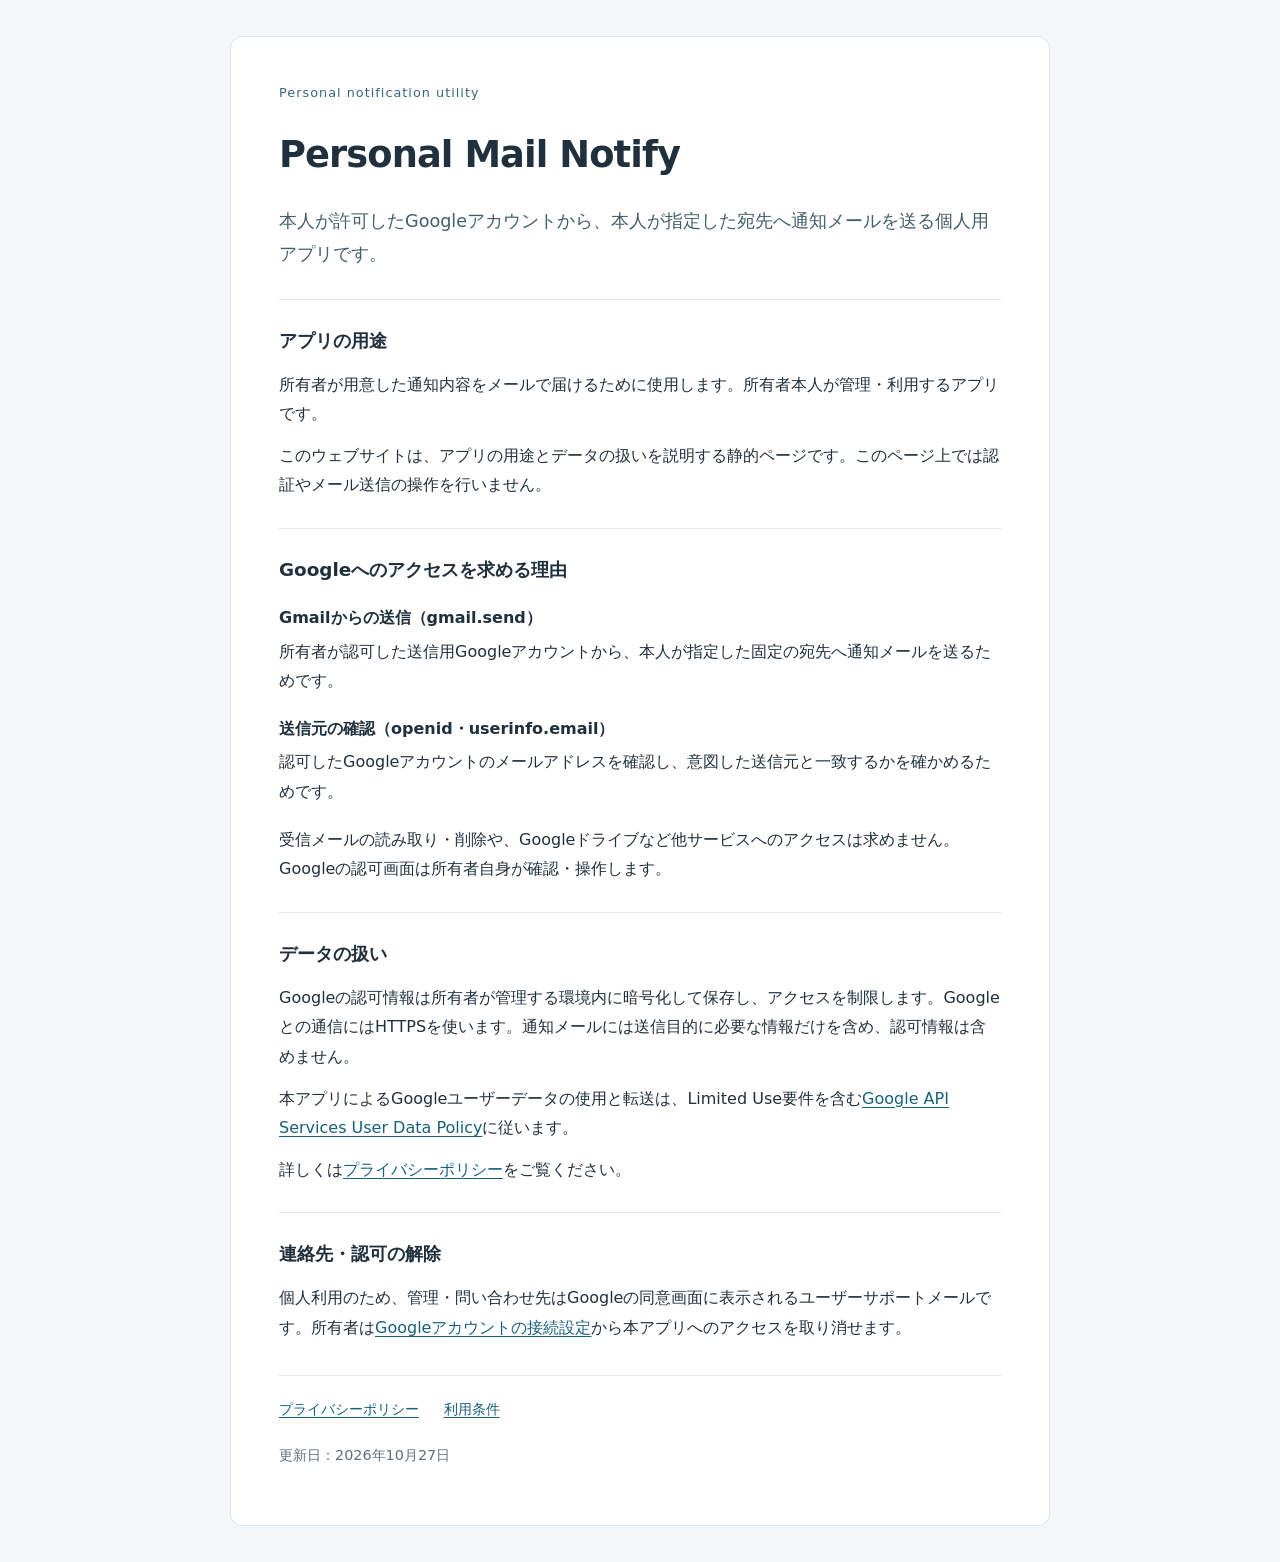
<file: index.html>
<!doctype html>
<html lang="ja">
<head>
  <meta charset="utf-8">
  <meta name="google-site-verification" content="85LuNYdi_ut0WV2oLiPKwp_aS4LK9RdKOar_BHZKW58">
  <meta name="viewport" content="width=device-width, initial-scale=1">
  <meta name="robots" content="noindex, nofollow">
  <meta name="referrer" content="no-referrer">
  <meta http-equiv="Content-Security-Policy" content="default-src 'none'; style-src 'self'; base-uri 'none'; form-action 'none'">
  <title>Personal Mail Notify</title>
  <link rel="stylesheet" href="style.css">
</head>
<body>
<main>
  <p class="eyebrow">Personal notification utility</p>
  <h1>Personal Mail Notify</h1>
  <p class="lead">本人が許可したGoogleアカウントから、本人が指定した宛先へ通知メールを送る個人用アプリです。</p>
  <section>
    <h2>アプリの用途</h2>
    <p>所有者が用意した通知内容をメールで届けるために使用します。所有者本人が管理・利用するアプリです。</p>
    <p>このウェブサイトは、アプリの用途とデータの扱いを説明する静的ページです。このページ上では認証やメール送信の操作を行いません。</p>
  </section>
  <section>
    <h2>Googleへのアクセスを求める理由</h2>
    <dl>
      <dt>Gmailからの送信（gmail.send）</dt>
      <dd>所有者が認可した送信用Googleアカウントから、本人が指定した固定の宛先へ通知メールを送るためです。</dd>
      <dt>送信元の確認（openid・userinfo.email）</dt>
      <dd>認可したGoogleアカウントのメールアドレスを確認し、意図した送信元と一致するかを確かめるためです。</dd>
    </dl>
    <p>受信メールの読み取り・削除や、Googleドライブなど他サービスへのアクセスは求めません。Googleの認可画面は所有者自身が確認・操作します。</p>
  </section>
  <section>
    <h2>データの扱い</h2>
    <p>Googleの認可情報は所有者が管理する環境内に暗号化して保存し、アクセスを制限します。Googleとの通信にはHTTPSを使います。通知メールには送信目的に必要な情報だけを含め、認可情報は含めません。</p>
    <p>本アプリによるGoogleユーザーデータの使用と転送は、Limited Use要件を含む<a href="https://developers.google.com/terms/api-services-user-data-policy">Google API Services User Data Policy</a>に従います。</p>
    <p>詳しくは<a href="privacy.html">プライバシーポリシー</a>をご覧ください。</p>
  </section>
  <section>
    <h2>連絡先・認可の解除</h2>
    <p>個人利用のため、管理・問い合わせ先はGoogleの同意画面に表示されるユーザーサポートメールです。所有者は<a href="https://myaccount.google.com/connections">Googleアカウントの接続設定</a>から本アプリへのアクセスを取り消せます。</p>
  </section>
  <footer>
    <a href="privacy.html">プライバシーポリシー</a>
    <a href="terms.html">利用条件</a>
    <p>更新日：2026年10月27日</p>
  </footer>
</main>
</body>
</html>
</file>
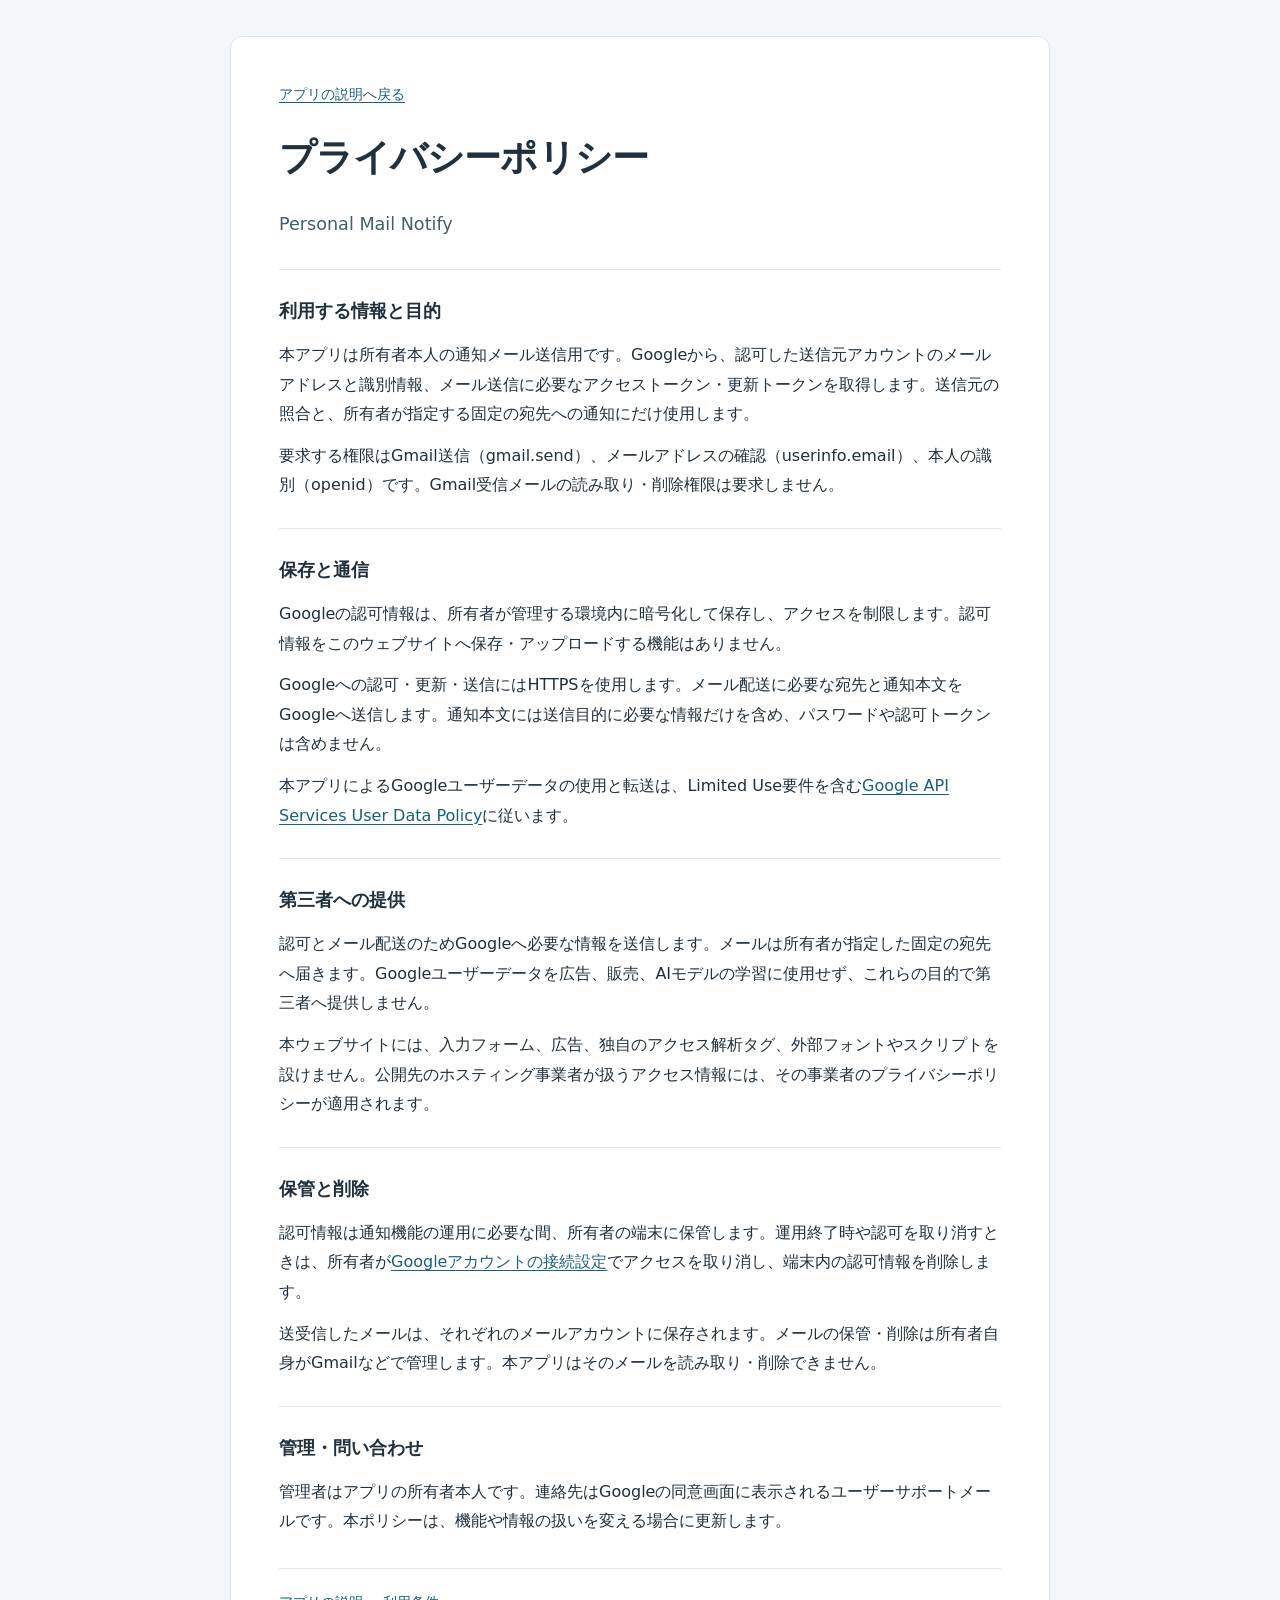
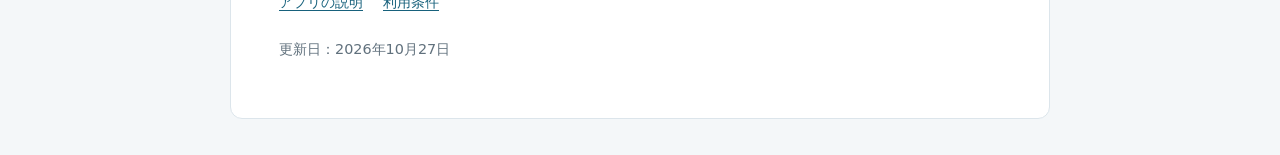
<file: privacy.html>
<!doctype html>
<html lang="ja">
<head>
  <meta charset="utf-8">
  <meta name="viewport" content="width=device-width, initial-scale=1">
  <meta name="robots" content="noindex, nofollow">
  <meta name="referrer" content="no-referrer">
  <meta http-equiv="Content-Security-Policy" content="default-src 'none'; style-src 'self'; base-uri 'none'; form-action 'none'">
  <title>プライバシーポリシー | Personal Mail Notify</title>
  <link rel="stylesheet" href="style.css">
</head>
<body>
<main>
  <nav><a href="index.html">アプリの説明へ戻る</a></nav>
  <h1>プライバシーポリシー</h1>
  <p class="lead">Personal Mail Notify</p>
  <section>
    <h2>利用する情報と目的</h2>
    <p>本アプリは所有者本人の通知メール送信用です。Googleから、認可した送信元アカウントのメールアドレスと識別情報、メール送信に必要なアクセストークン・更新トークンを取得します。送信元の照合と、所有者が指定する固定の宛先への通知にだけ使用します。</p>
    <p>要求する権限はGmail送信（gmail.send）、メールアドレスの確認（userinfo.email）、本人の識別（openid）です。Gmail受信メールの読み取り・削除権限は要求しません。</p>
  </section>
  <section>
    <h2>保存と通信</h2>
    <p>Googleの認可情報は、所有者が管理する環境内に暗号化して保存し、アクセスを制限します。認可情報をこのウェブサイトへ保存・アップロードする機能はありません。</p>
    <p>Googleへの認可・更新・送信にはHTTPSを使用します。メール配送に必要な宛先と通知本文をGoogleへ送信します。通知本文には送信目的に必要な情報だけを含め、パスワードや認可トークンは含めません。</p>
    <p>本アプリによるGoogleユーザーデータの使用と転送は、Limited Use要件を含む<a href="https://developers.google.com/terms/api-services-user-data-policy">Google API Services User Data Policy</a>に従います。</p>
  </section>
  <section>
    <h2>第三者への提供</h2>
    <p>認可とメール配送のためGoogleへ必要な情報を送信します。メールは所有者が指定した固定の宛先へ届きます。Googleユーザーデータを広告、販売、AIモデルの学習に使用せず、これらの目的で第三者へ提供しません。</p>
    <p>本ウェブサイトには、入力フォーム、広告、独自のアクセス解析タグ、外部フォントやスクリプトを設けません。公開先のホスティング事業者が扱うアクセス情報には、その事業者のプライバシーポリシーが適用されます。</p>
  </section>
  <section>
    <h2>保管と削除</h2>
    <p>認可情報は通知機能の運用に必要な間、所有者の端末に保管します。運用終了時や認可を取り消すときは、所有者が<a href="https://myaccount.google.com/connections">Googleアカウントの接続設定</a>でアクセスを取り消し、端末内の認可情報を削除します。</p>
    <p>送受信したメールは、それぞれのメールアカウントに保存されます。メールの保管・削除は所有者自身がGmailなどで管理します。本アプリはそのメールを読み取り・削除できません。</p>
  </section>
  <section>
    <h2>管理・問い合わせ</h2>
    <p>管理者はアプリの所有者本人です。連絡先はGoogleの同意画面に表示されるユーザーサポートメールです。本ポリシーは、機能や情報の扱いを変える場合に更新します。</p>
  </section>
  <footer><a href="index.html">アプリの説明</a><a href="terms.html">利用条件</a><p>更新日：2026年10月27日</p></footer>
</main>
</body>
</html>
</file>
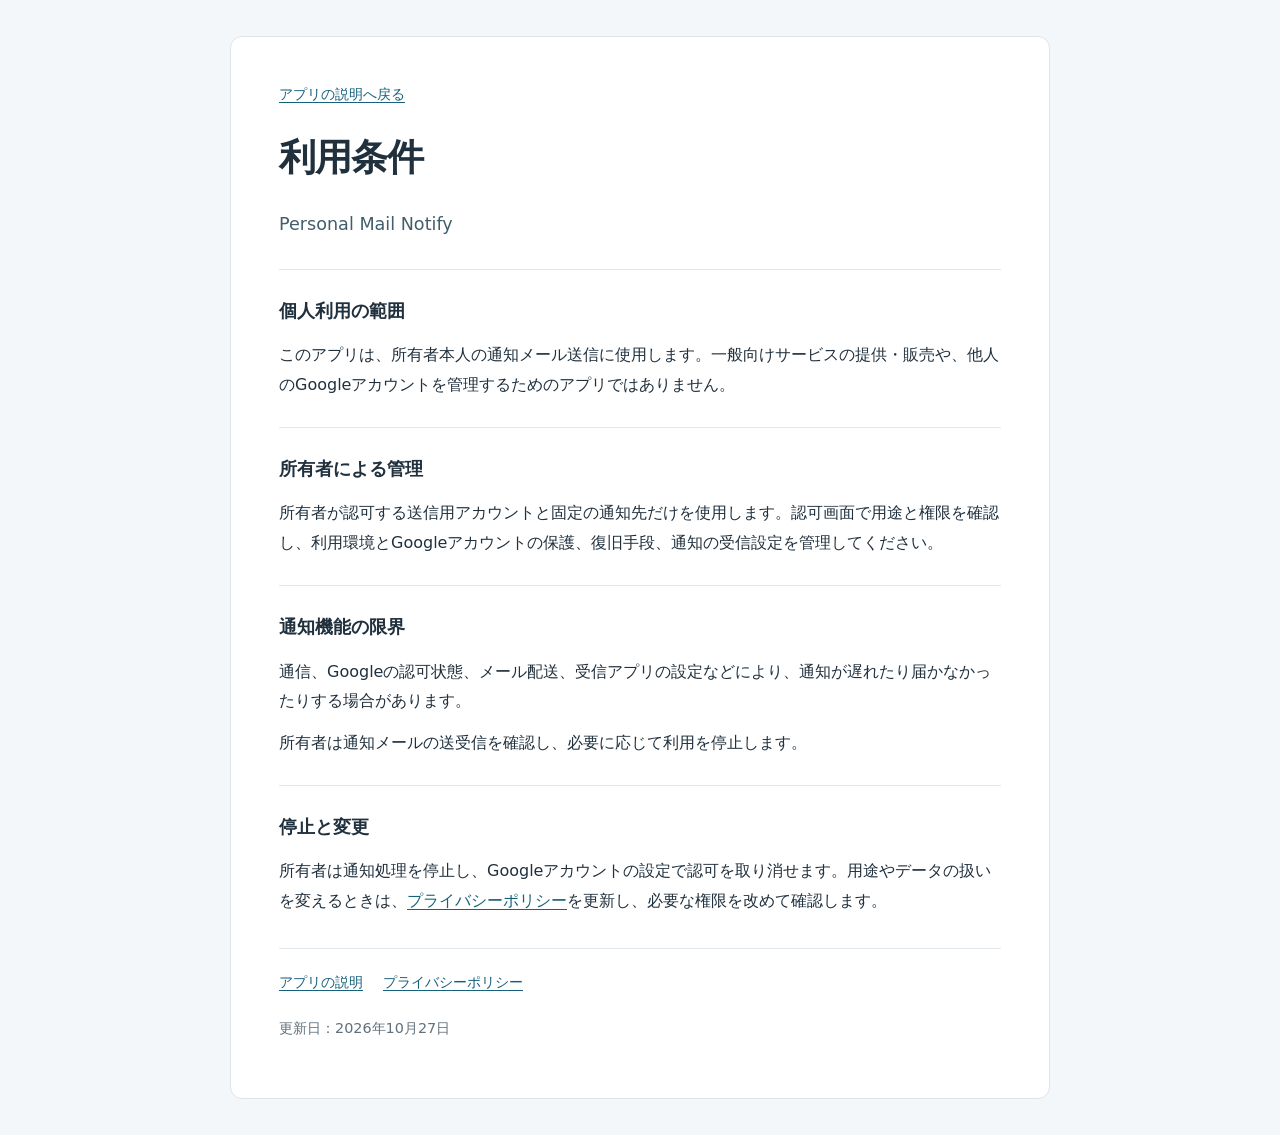
<file: terms.html>
<!doctype html>
<html lang="ja">
<head>
  <meta charset="utf-8">
  <meta name="viewport" content="width=device-width, initial-scale=1">
  <meta name="robots" content="noindex, nofollow">
  <meta name="referrer" content="no-referrer">
  <meta http-equiv="Content-Security-Policy" content="default-src 'none'; style-src 'self'; base-uri 'none'; form-action 'none'">
  <title>利用条件 | Personal Mail Notify</title>
  <link rel="stylesheet" href="style.css">
</head>
<body>
<main>
  <nav><a href="index.html">アプリの説明へ戻る</a></nav>
  <h1>利用条件</h1>
  <p class="lead">Personal Mail Notify</p>
  <section>
    <h2>個人利用の範囲</h2>
    <p>このアプリは、所有者本人の通知メール送信に使用します。一般向けサービスの提供・販売や、他人のGoogleアカウントを管理するためのアプリではありません。</p>
  </section>
  <section>
    <h2>所有者による管理</h2>
    <p>所有者が認可する送信用アカウントと固定の通知先だけを使用します。認可画面で用途と権限を確認し、利用環境とGoogleアカウントの保護、復旧手段、通知の受信設定を管理してください。</p>
  </section>
  <section>
    <h2>通知機能の限界</h2>
    <p>通信、Googleの認可状態、メール配送、受信アプリの設定などにより、通知が遅れたり届かなかったりする場合があります。</p>
    <p>所有者は通知メールの送受信を確認し、必要に応じて利用を停止します。</p>
  </section>
  <section>
    <h2>停止と変更</h2>
    <p>所有者は通知処理を停止し、Googleアカウントの設定で認可を取り消せます。用途やデータの扱いを変えるときは、<a href="privacy.html">プライバシーポリシー</a>を更新し、必要な権限を改めて確認します。</p>
  </section>
  <footer><a href="index.html">アプリの説明</a><a href="privacy.html">プライバシーポリシー</a><p>更新日：2026年10月27日</p></footer>
</main>
</body>
</html>
</file>
<file: style.css>
:root { color-scheme: light dark; font-family: system-ui, -apple-system, "Segoe UI", "Noto Sans JP", sans-serif; line-height: 1.85; color: #20303d; background: #f4f7f9; }
* { box-sizing: border-box; }
body { margin: 0; padding: 36px 20px; }
main { max-width: 820px; margin: auto; background: #fff; padding: 44px 48px; border: 1px solid #dce5eb; border-radius: 12px; }
.eyebrow { color: #356877; font-size: .8rem; letter-spacing: .08em; margin: 0; }
h1 { font-size: clamp(1.7rem, 4vw, 2.3rem); line-height: 1.4; letter-spacing: -.025em; }
h1 span { display: block; font-size: .65em; font-weight: 500; }
.lead { color: #425e6b; font-size: 1.1rem; }
h2 { font-size: 1.15rem; margin: 0 0 12px; }
section { border-top: 1px solid #e0e8ed; margin-top: 28px; padding-top: 24px; }
p { margin: 12px 0; }
a { color: #17617c; text-underline-offset: .2em; overflow-wrap: anywhere; }
a:hover { text-decoration-thickness: 2px; }
dt { font-weight: 650; }
dd { margin: 4px 0 18px; }
footer { border-top: 1px solid #e0e8ed; margin-top: 32px; padding-top: 20px; font-size: .9rem; }
footer a { display: inline-block; margin: 0 20px 8px 0; }
footer p { color: #61717d; }
nav { font-size: .9rem; }
@media (max-width: 560px) { body { padding: 14px 10px; } main { padding: 28px 22px; } }
@media (prefers-color-scheme: dark) { :root { color: #e1e9ed; background: #111b22; } main { background: #18252e; border-color: #344650; } .eyebrow, .lead { color: #a5c2ce; } section, footer { border-color: #344650; } a { color: #9ed7eb; } footer p { color: #a6b6be; } }
</file>
